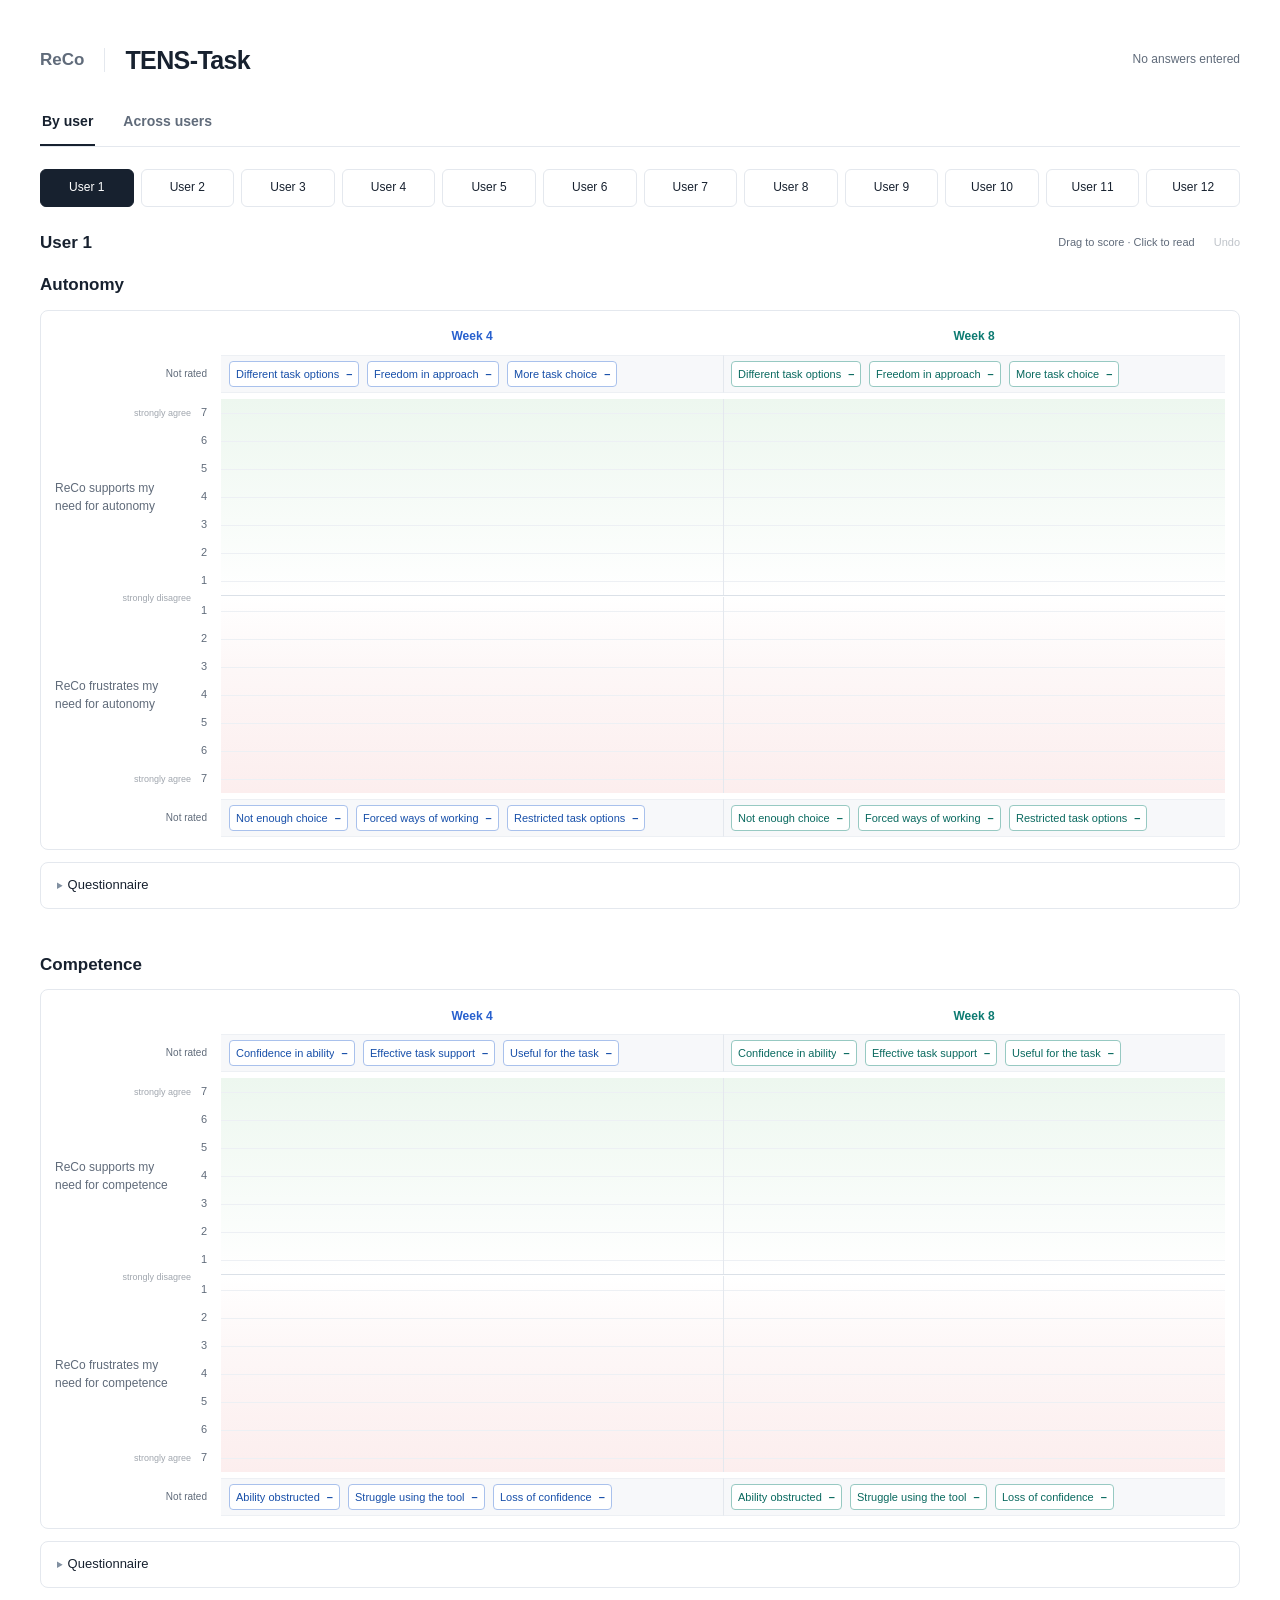
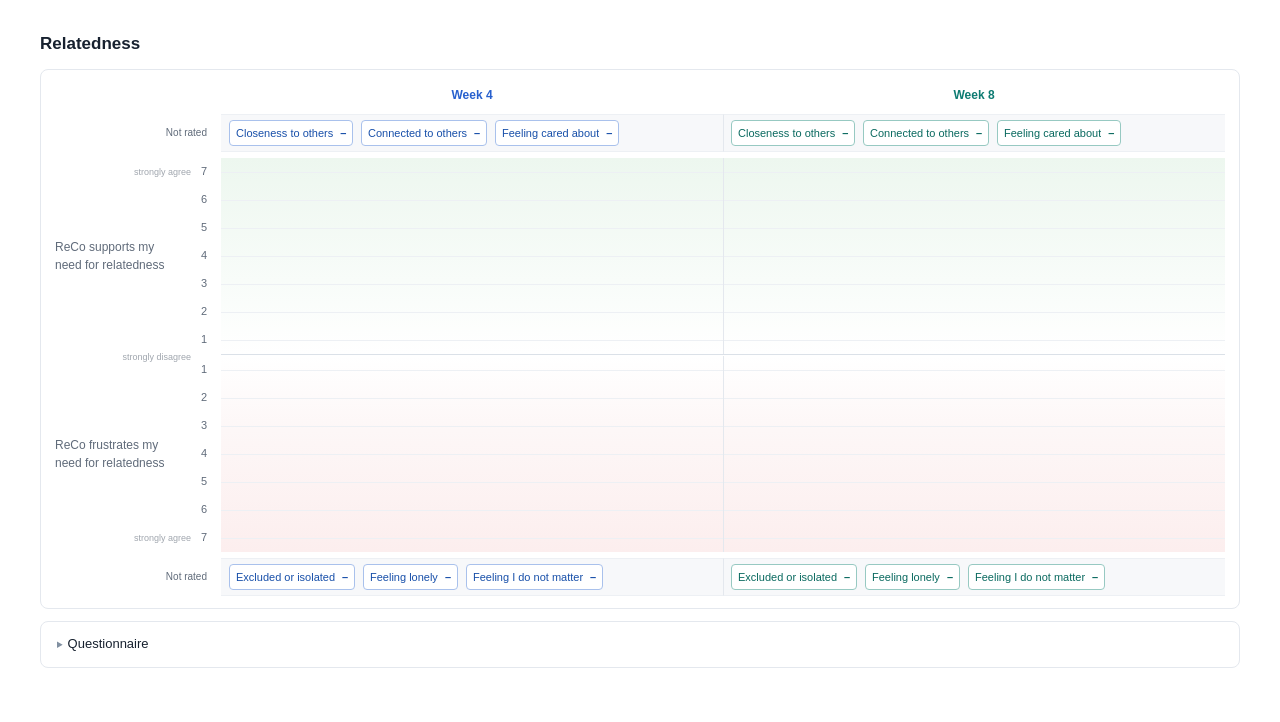
<file: docs/index.html>
<!DOCTYPE html>
<html lang="en-GB"><head>
<script src="site_libs/clipboard/clipboard.min.js"></script>
<script src="site_libs/quarto-html/tabby.min.js"></script>
<script src="site_libs/quarto-html/popper.min.js"></script>
<script src="site_libs/quarto-html/tippy.umd.min.js"></script>
<link href="site_libs/quarto-html/tippy.css" rel="stylesheet">
<link href="site_libs/quarto-html/light-border.css" rel="stylesheet">
<link href="site_libs/quarto-html/quarto-html-640605f58ae58ee79329c070719e555b.min.css" rel="stylesheet" append-hash="true" data-mode="light">
<link href="site_libs/quarto-html/quarto-syntax-highlighting-bf27225e3a48a9273f3daa8f8e829971.css" rel="stylesheet" id="quarto-text-highlighting-styles"><meta charset="utf-8">
<meta name="viewport" content="width=device-width, initial-scale=1">
<meta name="color-scheme" content="light">
<meta name="robots" content="noindex, nofollow">
<title>ReCo | TENS-Task</title>
<link rel="stylesheet" href="assets/outcomes-dashboard.css?v=20261028-public-demo">
<script src="assets/tens-task-items.js?v=20261028-public-demo" defer=""></script>
<script src="assets/outcomes-dashboard.js?v=20261028-public-demo" defer=""></script>
</head>
<body>
<a class="skip-link" href="#outcomes">Skip to dashboard</a>
<main id="dashboard-main"><header id="title-block-header" class="quarto-title-block"></header><section id="outcomes" class="dashboard" aria-labelledby="dashboard-title">
  <header class="dashboard-header">
    <div class="dashboard-brand"><span class="project-name">ReCo</span><h1 id="dashboard-title">TENS-Task</h1></div>
    <span class="data-key">No answers entered</span>
  </header>
  <div class="view-tabs" role="tablist" aria-label="Dashboard view">
    <button id="user-tab" type="button" role="tab" aria-selected="true" aria-controls="user-panel">By user</button>
    <button id="cohort-tab" type="button" role="tab" aria-selected="false" aria-controls="cohort-panel" tabindex="-1">Across users</button>
  </div>
  <div id="user-panel" role="tabpanel" aria-labelledby="user-tab">
    <div id="user-selector" class="user-selector" role="group" aria-label="Select user"></div>
    <div class="chart-toolbar">
      <h2 id="selected-user" aria-live="polite">User 1</h2>
      <div class="chart-key"><span id="score-hint">Drag to score · Click to read</span><button id="restore-previous-responses" type="button" class="reset-labels" hidden="">Restore previous scores</button><button id="undo-response" type="button" class="reset-labels" disabled="">Undo</button></div>
    </div>
    <div id="user-charts" class="need-stack"></div>
  </div>
  <div id="cohort-panel" role="tabpanel" aria-labelledby="cohort-tab" hidden="">
    <div class="cohort-controls">
      <div class="measure-control"><label for="subscale-select">Measure</label><select id="subscale-select"></select></div>
      <div class="chart-key"><span>Mean score · 1–7</span><span class="week-key"><i class="marker week-four" aria-hidden="true"></i>Week 4</span><span class="week-key"><i class="marker week-eight" aria-hidden="true"></i>Week 8</span></div>
    </div>
    <div class="cohort-plot"><div id="cohort-chart"></div></div>
    <div id="cohort-score-table" class="score-table-wrap"></div>
  </div>
  <noscript>Enable JavaScript to use the dashboard.</noscript>
</section>
</main>
<script id="quarto-html-after-body" type="application/javascript">
  window.document.addEventListener("DOMContentLoaded", function (event) {
    const tabsets =  window.document.querySelectorAll(".panel-tabset-tabby")
    tabsets.forEach(function(tabset) {
      const tabby = new Tabby('#' + tabset.id);
    });
    const isCodeAnnotation = (el) => {
      for (const clz of el.classList) {
        if (clz.startsWith('code-annotation-')) {                     
          return true;
        }
      }
      return false;
    }
    const onCopySuccess = function(e) {
      // button target
      const button = e.trigger;
      // don't keep focus
      button.blur();
      // flash "checked"
      button.classList.add('code-copy-button-checked');
      var currentTitle = button.getAttribute("title");
      button.setAttribute("title", "Copied!");
      let tooltip;
      if (window.bootstrap) {
        button.setAttribute("data-bs-toggle", "tooltip");
        button.setAttribute("data-bs-placement", "left");
        button.setAttribute("data-bs-title", "Copied!");
        tooltip = new bootstrap.Tooltip(button, 
          { trigger: "manual", 
            customClass: "code-copy-button-tooltip",
            offset: [0, -8]});
        tooltip.show();    
      }
      setTimeout(function() {
        if (tooltip) {
          tooltip.hide();
          button.removeAttribute("data-bs-title");
          button.removeAttribute("data-bs-toggle");
          button.removeAttribute("data-bs-placement");
        }
        button.setAttribute("title", currentTitle);
        button.classList.remove('code-copy-button-checked');
      }, 1000);
      // clear code selection
      e.clearSelection();
    }
    const getTextToCopy = function(trigger) {
      const outerScaffold = trigger.parentElement.cloneNode(true);
      const codeEl = outerScaffold.querySelector('code');
      for (const childEl of codeEl.children) {
        if (isCodeAnnotation(childEl)) {
          childEl.remove();
        }
      }
      return codeEl.innerText;
    }
    const clipboard = new window.ClipboardJS('.code-copy-button:not([data-in-quarto-modal])', {
      text: getTextToCopy
    });
    clipboard.on('success', onCopySuccess);
    if (window.document.getElementById('quarto-embedded-source-code-modal')) {
      const clipboardModal = new window.ClipboardJS('.code-copy-button[data-in-quarto-modal]', {
        text: getTextToCopy,
        container: window.document.getElementById('quarto-embedded-source-code-modal')
      });
      clipboardModal.on('success', onCopySuccess);
    }
      var localhostRegex = new RegExp(/^(?:http|https):\/\/localhost\:?[0-9]*\//);
      var mailtoRegex = new RegExp(/^mailto:/);
        var filterRegex = new RegExp('/' + window.location.host + '/');
      var isInternal = (href) => {
          return filterRegex.test(href) || localhostRegex.test(href) || mailtoRegex.test(href);
      }
      // Inspect non-navigation links and adorn them if external
     var links = window.document.querySelectorAll('a[href]:not(.nav-link):not(.navbar-brand):not(.toc-action):not(.sidebar-link):not(.sidebar-item-toggle):not(.pagination-link):not(.no-external):not([aria-hidden]):not(.dropdown-item):not(.quarto-navigation-tool):not(.about-link)');
      for (var i=0; i<links.length; i++) {
        const link = links[i];
        if (!isInternal(link.href)) {
          // undo the damage that might have been done by quarto-nav.js in the case of
          // links that we want to consider external
          if (link.dataset.originalHref !== undefined) {
            link.href = link.dataset.originalHref;
          }
        }
      }
    function tippyHover(el, contentFn, onTriggerFn, onUntriggerFn) {
      const config = {
        allowHTML: true,
        maxWidth: 500,
        delay: 100,
        arrow: false,
        appendTo: function(el) {
            return el.parentElement;
        },
        interactive: true,
        interactiveBorder: 10,
        theme: 'light-border',
        placement: 'bottom-start',
      };
      if (contentFn) {
        config.content = contentFn;
      }
      if (onTriggerFn) {
        config.onTrigger = onTriggerFn;
      }
      if (onUntriggerFn) {
        config.onUntrigger = onUntriggerFn;
      }
      window.tippy(el, config); 
    }
    const noterefs = window.document.querySelectorAll('a[role="doc-noteref"]');
    for (var i=0; i<noterefs.length; i++) {
      const ref = noterefs[i];
      tippyHover(ref, function() {
        // use id or data attribute instead here
        let href = ref.getAttribute('data-footnote-href') || ref.getAttribute('href');
        try { href = new URL(href).hash; } catch {}
        const id = href.replace(/^#\/?/, "");
        const note = window.document.getElementById(id);
        if (note) {
          return note.innerHTML;
        } else {
          return "";
        }
      });
    }
    const xrefs = window.document.querySelectorAll('a.quarto-xref');
    const processXRef = (id, note) => {
      // Strip column container classes
      const stripColumnClz = (el) => {
        el.classList.remove("page-full", "page-columns");
        if (el.children) {
          for (const child of el.children) {
            stripColumnClz(child);
          }
        }
      }
      stripColumnClz(note)
      if (id === null || id.startsWith('sec-')) {
        // Special case sections, only their first couple elements
        const container = document.createElement("div");
        if (note.children && note.children.length > 2) {
          container.appendChild(note.children[0].cloneNode(true));
          for (let i = 1; i < note.children.length; i++) {
            const child = note.children[i];
            if (child.tagName === "P" && child.innerText === "") {
              continue;
            } else {
              container.appendChild(child.cloneNode(true));
              break;
            }
          }
          if (window.Quarto?.typesetMath) {
            window.Quarto.typesetMath(container);
          }
          return container.innerHTML
        } else {
          if (window.Quarto?.typesetMath) {
            window.Quarto.typesetMath(note);
          }
          return note.innerHTML;
        }
      } else {
        // Remove any anchor links if they are present
        const anchorLink = note.querySelector('a.anchorjs-link');
        if (anchorLink) {
          anchorLink.remove();
        }
        if (window.Quarto?.typesetMath) {
          window.Quarto.typesetMath(note);
        }
        if (note.classList.contains("callout")) {
          return note.outerHTML;
        } else {
          return note.innerHTML;
        }
      }
    }
    for (var i=0; i<xrefs.length; i++) {
      const xref = xrefs[i];
      tippyHover(xref, undefined, function(instance) {
        instance.disable();
        let url = xref.getAttribute('href');
        let hash = undefined; 
        if (url.startsWith('#')) {
          hash = url;
        } else {
          try { hash = new URL(url).hash; } catch {}
        }
        if (hash) {
          const id = hash.replace(/^#\/?/, "");
          const note = window.document.getElementById(id);
          if (note !== null) {
            try {
              const html = processXRef(id, note.cloneNode(true));
              instance.setContent(html);
            } finally {
              instance.enable();
              instance.show();
            }
          } else {
            // See if we can fetch this
            fetch(url.split('#')[0])
            .then(res => res.text())
            .then(html => {
              const parser = new DOMParser();
              const htmlDoc = parser.parseFromString(html, "text/html");
              const note = htmlDoc.getElementById(id);
              if (note !== null) {
                const html = processXRef(id, note);
                instance.setContent(html);
              } 
            }).finally(() => {
              instance.enable();
              instance.show();
            });
          }
        } else {
          // See if we can fetch a full url (with no hash to target)
          // This is a special case and we should probably do some content thinning / targeting
          fetch(url)
          .then(res => res.text())
          .then(html => {
            const parser = new DOMParser();
            const htmlDoc = parser.parseFromString(html, "text/html");
            const note = htmlDoc.querySelector('main.content');
            if (note !== null) {
              // This should only happen for chapter cross references
              // (since there is no id in the URL)
              // remove the first header
              if (note.children.length > 0 && note.children[0].tagName === "HEADER") {
                note.children[0].remove();
              }
              const html = processXRef(null, note);
              instance.setContent(html);
            } 
          }).finally(() => {
            instance.enable();
            instance.show();
          });
        }
      }, function(instance) {
      });
    }
        let selectedAnnoteEl;
        const selectorForAnnotation = ( cell, annotation) => {
          let cellAttr = 'data-code-cell="' + cell + '"';
          let lineAttr = 'data-code-annotation="' +  annotation + '"';
          const selector = 'span[' + cellAttr + '][' + lineAttr + ']';
          return selector;
        }
        const selectCodeLines = (annoteEl) => {
          const doc = window.document;
          const targetCell = annoteEl.getAttribute("data-target-cell");
          const targetAnnotation = annoteEl.getAttribute("data-target-annotation");
          const annoteSpan = window.document.querySelector(selectorForAnnotation(targetCell, targetAnnotation));
          const lines = annoteSpan.getAttribute("data-code-lines").split(",");
          const lineIds = lines.map((line) => {
            return targetCell + "-" + line;
          })
          let top = null;
          let height = null;
          let parent = null;
          if (lineIds.length > 0) {
              //compute the position of the single el (top and bottom and make a div)
              const el = window.document.getElementById(lineIds[0]);
              top = el.offsetTop;
              height = el.offsetHeight;
              parent = el.parentElement.parentElement;
            if (lineIds.length > 1) {
              const lastEl = window.document.getElementById(lineIds[lineIds.length - 1]);
              const bottom = lastEl.offsetTop + lastEl.offsetHeight;
              height = bottom - top;
            }
            if (top !== null && height !== null && parent !== null) {
              // cook up a div (if necessary) and position it 
              let div = window.document.getElementById("code-annotation-line-highlight");
              if (div === null) {
                div = window.document.createElement("div");
                div.setAttribute("id", "code-annotation-line-highlight");
                div.style.position = 'absolute';
                parent.appendChild(div);
              }
              div.style.top = top - 2 + "px";
              div.style.height = height + 4 + "px";
              div.style.left = 0;
              let gutterDiv = window.document.getElementById("code-annotation-line-highlight-gutter");
              if (gutterDiv === null) {
                gutterDiv = window.document.createElement("div");
                gutterDiv.setAttribute("id", "code-annotation-line-highlight-gutter");
                gutterDiv.style.position = 'absolute';
                const codeCell = window.document.getElementById(targetCell);
                const gutter = codeCell.querySelector('.code-annotation-gutter');
                gutter.appendChild(gutterDiv);
              }
              gutterDiv.style.top = top - 2 + "px";
              gutterDiv.style.height = height + 4 + "px";
            }
            selectedAnnoteEl = annoteEl;
          }
        };
        const unselectCodeLines = () => {
          const elementsIds = ["code-annotation-line-highlight", "code-annotation-line-highlight-gutter"];
          elementsIds.forEach((elId) => {
            const div = window.document.getElementById(elId);
            if (div) {
              div.remove();
            }
          });
          selectedAnnoteEl = undefined;
        };
          // Handle positioning of the toggle
      window.addEventListener(
        "resize",
        throttle(() => {
          elRect = undefined;
          if (selectedAnnoteEl) {
            selectCodeLines(selectedAnnoteEl);
          }
        }, 10)
      );
      function throttle(fn, ms) {
      let throttle = false;
      let timer;
        return (...args) => {
          if(!throttle) { // first call gets through
              fn.apply(this, args);
              throttle = true;
          } else { // all the others get throttled
              if(timer) clearTimeout(timer); // cancel #2
              timer = setTimeout(() => {
                fn.apply(this, args);
                timer = throttle = false;
              }, ms);
          }
        };
      }
        // Attach click handler to the DT
        const annoteDls = window.document.querySelectorAll('dt[data-target-cell]');
        for (const annoteDlNode of annoteDls) {
          annoteDlNode.addEventListener('click', (event) => {
            const clickedEl = event.target;
            if (clickedEl !== selectedAnnoteEl) {
              unselectCodeLines();
              const activeEl = window.document.querySelector('dt[data-target-cell].code-annotation-active');
              if (activeEl) {
                activeEl.classList.remove('code-annotation-active');
              }
              selectCodeLines(clickedEl);
              clickedEl.classList.add('code-annotation-active');
            } else {
              // Unselect the line
              unselectCodeLines();
              clickedEl.classList.remove('code-annotation-active');
            }
          });
        }
    const findCites = (el) => {
      const parentEl = el.parentElement;
      if (parentEl) {
        const cites = parentEl.dataset.cites;
        if (cites) {
          return {
            el,
            cites: cites.split(' ')
          };
        } else {
          return findCites(el.parentElement)
        }
      } else {
        return undefined;
      }
    };
    var bibliorefs = window.document.querySelectorAll('a[role="doc-biblioref"]');
    for (var i=0; i<bibliorefs.length; i++) {
      const ref = bibliorefs[i];
      const citeInfo = findCites(ref);
      if (citeInfo) {
        tippyHover(citeInfo.el, function() {
          var popup = window.document.createElement('div');
          citeInfo.cites.forEach(function(cite) {
            var citeDiv = window.document.createElement('div');
            citeDiv.classList.add('hanging-indent');
            citeDiv.classList.add('csl-entry');
            var biblioDiv = window.document.getElementById('ref-' + cite);
            if (biblioDiv) {
              citeDiv.innerHTML = biblioDiv.innerHTML;
            }
            popup.appendChild(citeDiv);
          });
          return popup.innerHTML;
        });
      }
    }
  });
  </script>


</body></html>
</file>
<file: docs/site_libs/quarto-html/tippy.css>
.tippy-box[data-animation=fade][data-state=hidden]{opacity:0}[data-tippy-root]{max-width:calc(100vw - 10px)}.tippy-box{position:relative;background-color:#333;color:#fff;border-radius:4px;font-size:14px;line-height:1.4;white-space:normal;outline:0;transition-property:transform,visibility,opacity}.tippy-box[data-placement^=top]>.tippy-arrow{bottom:0}.tippy-box[data-placement^=top]>.tippy-arrow:before{bottom:-7px;left:0;border-width:8px 8px 0;border-top-color:initial;transform-origin:center top}.tippy-box[data-placement^=bottom]>.tippy-arrow{top:0}.tippy-box[data-placement^=bottom]>.tippy-arrow:before{top:-7px;left:0;border-width:0 8px 8px;border-bottom-color:initial;transform-origin:center bottom}.tippy-box[data-placement^=left]>.tippy-arrow{right:0}.tippy-box[data-placement^=left]>.tippy-arrow:before{border-width:8px 0 8px 8px;border-left-color:initial;right:-7px;transform-origin:center left}.tippy-box[data-placement^=right]>.tippy-arrow{left:0}.tippy-box[data-placement^=right]>.tippy-arrow:before{left:-7px;border-width:8px 8px 8px 0;border-right-color:initial;transform-origin:center right}.tippy-box[data-inertia][data-state=visible]{transition-timing-function:cubic-bezier(.54,1.5,.38,1.11)}.tippy-arrow{width:16px;height:16px;color:#333}.tippy-arrow:before{content:"";position:absolute;border-color:transparent;border-style:solid}.tippy-content{position:relative;padding:5px 9px;z-index:1}
</file>
<file: docs/site_libs/quarto-html/light-border.css>
.tippy-box[data-theme~=light-border]{background-color:#fff;background-clip:padding-box;border:1px solid rgba(0,8,16,.15);color:#333;box-shadow:0 4px 14px -2px rgba(0,8,16,.08)}.tippy-box[data-theme~=light-border]>.tippy-backdrop{background-color:#fff}.tippy-box[data-theme~=light-border]>.tippy-arrow:after,.tippy-box[data-theme~=light-border]>.tippy-svg-arrow:after{content:"";position:absolute;z-index:-1}.tippy-box[data-theme~=light-border]>.tippy-arrow:after{border-color:transparent;border-style:solid}.tippy-box[data-theme~=light-border][data-placement^=top]>.tippy-arrow:before{border-top-color:#fff}.tippy-box[data-theme~=light-border][data-placement^=top]>.tippy-arrow:after{border-top-color:rgba(0,8,16,.2);border-width:7px 7px 0;top:17px;left:1px}.tippy-box[data-theme~=light-border][data-placement^=top]>.tippy-svg-arrow>svg{top:16px}.tippy-box[data-theme~=light-border][data-placement^=top]>.tippy-svg-arrow:after{top:17px}.tippy-box[data-theme~=light-border][data-placement^=bottom]>.tippy-arrow:before{border-bottom-color:#fff;bottom:16px}.tippy-box[data-theme~=light-border][data-placement^=bottom]>.tippy-arrow:after{border-bottom-color:rgba(0,8,16,.2);border-width:0 7px 7px;bottom:17px;left:1px}.tippy-box[data-theme~=light-border][data-placement^=bottom]>.tippy-svg-arrow>svg{bottom:16px}.tippy-box[data-theme~=light-border][data-placement^=bottom]>.tippy-svg-arrow:after{bottom:17px}.tippy-box[data-theme~=light-border][data-placement^=left]>.tippy-arrow:before{border-left-color:#fff}.tippy-box[data-theme~=light-border][data-placement^=left]>.tippy-arrow:after{border-left-color:rgba(0,8,16,.2);border-width:7px 0 7px 7px;left:17px;top:1px}.tippy-box[data-theme~=light-border][data-placement^=left]>.tippy-svg-arrow>svg{left:11px}.tippy-box[data-theme~=light-border][data-placement^=left]>.tippy-svg-arrow:after{left:12px}.tippy-box[data-theme~=light-border][data-placement^=right]>.tippy-arrow:before{border-right-color:#fff;right:16px}.tippy-box[data-theme~=light-border][data-placement^=right]>.tippy-arrow:after{border-width:7px 7px 7px 0;right:17px;top:1px;border-right-color:rgba(0,8,16,.2)}.tippy-box[data-theme~=light-border][data-placement^=right]>.tippy-svg-arrow>svg{right:11px}.tippy-box[data-theme~=light-border][data-placement^=right]>.tippy-svg-arrow:after{right:12px}.tippy-box[data-theme~=light-border]>.tippy-svg-arrow{fill:#fff}.tippy-box[data-theme~=light-border]>.tippy-svg-arrow:after{background-image:url([data-uri]);background-size:16px 6px;width:16px;height:6px}
</file>
<file: docs/site_libs/quarto-html/quarto-syntax-highlighting-bf27225e3a48a9273f3daa8f8e829971.css>
/* quarto syntax highlight colors */
:root {
  --quarto-hl-ot-color: #003B4F;
  --quarto-hl-at-color: #657422;
  --quarto-hl-ss-color: #20794D;
  --quarto-hl-an-color: #5E5E5E;
  --quarto-hl-fu-color: #4758AB;
  --quarto-hl-st-color: #20794D;
  --quarto-hl-cf-color: #003B4F;
  --quarto-hl-op-color: #5E5E5E;
  --quarto-hl-er-color: #AD0000;
  --quarto-hl-bn-color: #AD0000;
  --quarto-hl-al-color: #AD0000;
  --quarto-hl-va-color: #111111;
  --quarto-hl-bu-color: inherit;
  --quarto-hl-ex-color: inherit;
  --quarto-hl-pp-color: #AD0000;
  --quarto-hl-in-color: #5E5E5E;
  --quarto-hl-vs-color: #20794D;
  --quarto-hl-wa-color: #5E5E5E;
  --quarto-hl-do-color: #5E5E5E;
  --quarto-hl-im-color: #00769E;
  --quarto-hl-ch-color: #20794D;
  --quarto-hl-dt-color: #AD0000;
  --quarto-hl-fl-color: #AD0000;
  --quarto-hl-co-color: #5E5E5E;
  --quarto-hl-cv-color: #5E5E5E;
  --quarto-hl-cn-color: #8f5902;
  --quarto-hl-sc-color: #5E5E5E;
  --quarto-hl-dv-color: #AD0000;
  --quarto-hl-kw-color: #003B4F;
}

/* other quarto variables */
:root {
  --quarto-font-monospace: SFMono-Regular, Menlo, Monaco, Consolas, "Liberation Mono", "Courier New", monospace;
}

/* syntax highlight based on Pandoc's rules */
pre > code.sourceCode > span {
  color: #003B4F;
}

code.sourceCode > span {
  color: #003B4F;
}

div.sourceCode,
div.sourceCode pre.sourceCode {
  color: #003B4F;
}

/* Normal */
code span {
  color: #003B4F;
}

/* Alert */
code span.al {
  color: #AD0000;
  font-style: inherit;
}

/* Annotation */
code span.an {
  color: #5E5E5E;
  font-style: inherit;
}

/* Attribute */
code span.at {
  color: #657422;
  font-style: inherit;
}

/* BaseN */
code span.bn {
  color: #AD0000;
  font-style: inherit;
}

/* BuiltIn */
code span.bu {
  font-style: inherit;
}

/* ControlFlow */
code span.cf {
  color: #003B4F;
  font-weight: bold;
  font-style: inherit;
}

/* Char */
code span.ch {
  color: #20794D;
  font-style: inherit;
}

/* Constant */
code span.cn {
  color: #8f5902;
  font-style: inherit;
}

/* Comment */
code span.co {
  color: #5E5E5E;
  font-style: inherit;
}

/* CommentVar */
code span.cv {
  color: #5E5E5E;
  font-style: italic;
}

/* Documentation */
code span.do {
  color: #5E5E5E;
  font-style: italic;
}

/* DataType */
code span.dt {
  color: #AD0000;
  font-style: inherit;
}

/* DecVal */
code span.dv {
  color: #AD0000;
  font-style: inherit;
}

/* Error */
code span.er {
  color: #AD0000;
  font-style: inherit;
}

/* Extension */
code span.ex {
  font-style: inherit;
}

/* Float */
code span.fl {
  color: #AD0000;
  font-style: inherit;
}

/* Function */
code span.fu {
  color: #4758AB;
  font-style: inherit;
}

/* Import */
code span.im {
  color: #00769E;
  font-style: inherit;
}

/* Information */
code span.in {
  color: #5E5E5E;
  font-style: inherit;
}

/* Keyword */
code span.kw {
  color: #003B4F;
  font-weight: bold;
  font-style: inherit;
}

/* Operator */
code span.op {
  color: #5E5E5E;
  font-style: inherit;
}

/* Other */
code span.ot {
  color: #003B4F;
  font-style: inherit;
}

/* Preprocessor */
code span.pp {
  color: #AD0000;
  font-style: inherit;
}

/* SpecialChar */
code span.sc {
  color: #5E5E5E;
  font-style: inherit;
}

/* SpecialString */
code span.ss {
  color: #20794D;
  font-style: inherit;
}

/* String */
code span.st {
  color: #20794D;
  font-style: inherit;
}

/* Variable */
code span.va {
  color: #111111;
  font-style: inherit;
}

/* VerbatimString */
code span.vs {
  color: #20794D;
  font-style: inherit;
}

/* Warning */
code span.wa {
  color: #5E5E5E;
  font-style: italic;
}

.prevent-inlining {
  content: "</";
}

/*# sourceMappingURL=8be38f48d34c45af72792cbd699585e7.css.map */
</file>
<file: docs/assets/outcomes-dashboard.css>
:root{color-scheme:light;--ink:#17212f;--muted:#606b7a;--line:#e4e8ee;--blue:#2760ce;--teal:#0d7b72}
*{box-sizing:border-box}
body{margin:0;background:#fff;color:var(--ink);font-family:-apple-system,BlinkMacSystemFont,"Segoe UI",sans-serif;font-size:14px;line-height:1.45;-webkit-font-smoothing:antialiased}
button,select{font:inherit;color:inherit}
button{cursor:pointer}
button:focus-visible,select:focus-visible,a:focus-visible{outline:3px solid #9ebdf1;outline-offset:3px}
[hidden]{display:none!important}
h1,h2,h3,p{margin:0}
.dashboard{width:min(1440px,100%);margin:auto;padding:30px 40px 40px}
.dashboard-header{display:flex;align-items:center;justify-content:space-between;gap:20px;margin-bottom:25px}
.dashboard-brand{display:flex;align-items:center;gap:20px}
.project-name{font-size:17px;font-weight:650;border-right:1px solid var(--line);padding-right:20px;color:var(--muted)}
h1{font-size:25px;line-height:1.2;letter-spacing:-.6px;font-weight:650}
.data-key{font-size:12px;color:var(--muted);white-space:nowrap}
.view-tabs{display:flex;border-bottom:1px solid var(--line);gap:26px;margin-bottom:22px}
.view-tabs button{border:0;border-bottom:2px solid transparent;background:transparent;padding:11px 2px 13px;font-size:14px;font-weight:600;color:var(--muted)}
.view-tabs button[aria-selected=true]{color:var(--ink);border-bottom-color:var(--ink)}
.user-selector{display:grid;grid-template-columns:repeat(12,minmax(0,1fr));gap:7px;margin-bottom:24px}
.user-selector button{padding:9px 3px;border:1px solid var(--line);border-radius:6px;background:white;font-size:12px;white-space:nowrap}
.user-selector button:hover{background:#f5f7fa}
.user-selector button[aria-pressed=true]{border-color:var(--ink);background:var(--ink);color:#fff}
.chart-toolbar{display:flex;justify-content:space-between;align-items:center;gap:12px;margin-bottom:18px}
.chart-toolbar h2{font-size:17px;font-weight:600}
.chart-key{display:flex;gap:19px;align-items:center;font-size:11px;color:var(--muted);flex-wrap:wrap}
.week-key{display:inline-flex;align-items:center;gap:6px;white-space:nowrap}
.marker{display:inline-block;width:8px;height:8px;flex-shrink:0}
.week-four{border-radius:50%;background:var(--blue)}
.week-eight{background:var(--teal)}
.need-grid{display:grid;grid-template-columns:repeat(3,minmax(0,1fr));gap:18px}
.need-column{min-width:0}
.need-column>h2{font-size:14px;font-weight:600;margin:0 0 10px 2px}
.metric-card{border:1px solid var(--line);border-radius:9px;padding:14px 17px 7px;margin-bottom:14px;min-width:0}
.metric-card header{display:flex;align-items:center;justify-content:space-between;margin-bottom:5px;gap:12px}
.metric-card h3{font-size:13px;font-weight:550}
.metric-values{display:flex;gap:12px;line-height:1}
.metric-value{font-variant-numeric:tabular-nums;font-size:17px;color:var(--blue);min-width:16px;text-align:center}
.metric-value:last-child{color:var(--teal)}
.metric-chart{display:block;width:100%;height:148px;overflow:visible}
.plot-grid{stroke:#edf0f4;stroke-width:1;vector-effect:non-scaling-stroke}
.plot-axis{stroke:#dbe1e8;stroke-width:1;vector-effect:non-scaling-stroke}
.plot-label{font-family:inherit;fill:var(--muted);font-size:11px}
.plot-line{stroke:#a7b3c2;stroke-width:1.5;fill:none;vector-effect:non-scaling-stroke}
.cohort-controls{display:flex;justify-content:space-between;align-items:flex-end;gap:20px;margin:25px 0 24px}
.measure-control label{display:block;font-size:12px;color:var(--muted);margin-bottom:6px}
.measure-control select{font-size:14px;padding:10px 35px 10px 12px;border:1px solid #ccd3dd;border-radius:6px;background:#fff;min-width:260px}
.cohort-plot{border:1px solid var(--line);border-radius:9px;padding:24px 16px 10px;overflow-x:auto}
.cohort-chart{display:block;width:100%;height:330px;min-width:720px}
.score-table-wrap{overflow-x:auto;margin-top:18px}
.score-table{border-collapse:collapse;width:100%;min-width:720px;font-size:12px;text-align:center;font-variant-numeric:tabular-nums}
.score-table th,.score-table td{padding:12px 7px;border-bottom:1px solid var(--line);white-space:nowrap}
.score-table thead th{font-weight:500;color:var(--muted)}
.score-table th:first-child{text-align:left;padding-left:0;min-width:94px}
.score-table tbody th{font-weight:500}
.score-table tbody td{color:var(--muted)}
.score-table tbody tr:first-child th{color:var(--blue)}
.score-table tbody tr:last-child th{color:var(--teal)}
.sr-only{position:absolute;width:1px;height:1px;padding:0;overflow:hidden;clip:rect(0,0,0,0);white-space:nowrap;border:0}
.skip-link{position:fixed;top:-100px;left:20px;background:#fff;padding:10px;z-index:20;color:var(--ink)}
.skip-link:focus{top:10px}
@media(max-width:900px){.dashboard{padding:24px}.user-selector{grid-template-columns:repeat(6,minmax(0,1fr))}.need-grid{gap:12px}.metric-card{padding:12px 10px 6px}.chart-key{gap:13px}.cohort-controls{align-items:flex-start;flex-direction:column}}
@media(max-width:640px){.dashboard{padding:20px 16px}.dashboard-brand{gap:12px}.project-name{padding-right:12px;font-size:15px}h1{font-size:22px}.need-grid{grid-template-columns:1fr}.need-column{display:grid;grid-template-columns:repeat(2,minmax(0,1fr));gap:10px}.need-column>h2{grid-column:1/-1;margin:4px 0 0}.metric-card{margin-bottom:7px}.metric-card header{align-items:flex-start;flex-direction:column;gap:8px}.metric-chart{height:140px}.chart-toolbar{align-items:flex-start;flex-direction:column}.user-selector{gap:6px;margin-bottom:20px}.user-selector button{font-size:11px}.chart-key{font-size:10px;gap:13px}}
@media print{.view-tabs,.user-selector{display:none}.dashboard{padding:0}.metric-card{break-inside:avoid}.cohort-plot{overflow:visible}}

/* Individual statements, with two independent mirrored 1–7 scales. */
.need-stack{display:flex;flex-direction:column;gap:30px}
.need-detail{min-width:0}
.need-detail>h2{font-size:17px;font-weight:600;margin:0 0 12px}
.mirror-scroll{border:1px solid var(--line);border-radius:8px;overflow-x:auto}
.mirror-plot{--axis-gutter:180px;position:relative;min-width:1120px;padding:12px 14px 12px 0}
.mirror-half{position:relative;background-position:var(--axis-gutter) 0;background-size:calc(100% - var(--axis-gutter)) 100%;background-repeat:no-repeat}
.support-half{background-image:linear-gradient(to bottom,#edf7ef 0%,#f8fcf9 62%,#fff 100%)}
.frustration-half{background-image:linear-gradient(to bottom,#fff 0%,#fdf7f7 38%,#fceeee 100%)}
.half-name{position:absolute;left:14px;top:50%;width:126px;transform:translateY(-50%);font-size:12px;line-height:1.5;color:var(--muted);font-weight:500;text-wrap:balance}
.rating-row,.week-axis{display:grid;grid-template-columns:var(--axis-gutter) minmax(0,1fr) minmax(0,1fr)}
.rating-row{position:relative;height:28px}
.rating-tick{display:flex;align-items:center;justify-content:flex-end;padding-right:14px;font-size:11px;color:var(--muted);font-variant-numeric:tabular-nums}
.rating-cell{position:relative;display:grid;grid-template-columns:repeat(3,minmax(0,1fr));gap:6px;align-items:center;padding:0 10px;min-width:0}
.rating-cell::before{content:"";position:absolute;left:0;right:0;top:50%;border-top:1px solid #edf0f4;z-index:0}
.rating-cell+.rating-cell{border-left:1px solid var(--line)}
.week-axis{height:28px;align-items:center;margin:0 0 4px;background:#fff;font-size:12px;font-weight:600}
.week-label{text-align:center}
.week-label-4{color:var(--blue)}
.week-label-8{color:var(--teal)}
.unrated-row{height:38px;display:grid;grid-template-columns:var(--axis-gutter) minmax(0,1fr) minmax(0,1fr)}
.unrated-row[data-kind="Support"]{margin-bottom:6px}
.unrated-row[data-kind="Frustration"]{margin-top:6px}
.unrated-label{display:flex;align-items:center;justify-content:flex-end;padding-right:14px;font-size:10px;color:var(--muted)}
.unrated-cell{background:#f7f8fa;border-top:1px solid #edf0f4;border-bottom:1px solid #edf0f4}
.unrated-cell+.unrated-cell{border-left:1px solid var(--line)}
.statement-chip{position:relative;z-index:1;display:inline-flex;align-items:center;justify-self:start;width:max-content;max-width:100%;min-width:0;min-height:24px;border:1px solid #d7dfe9;border-radius:4px;background:#fff;padding:2px 7px;color:var(--ink);font-size:11px;text-align:left;white-space:nowrap;overflow:hidden;text-overflow:ellipsis;line-height:18px}
.statement-chip[data-week="4"]{border-color:#a9c1ec;color:#174fa9}
.statement-chip[data-week="8"]{border-color:#97c9c2;color:#09695f}
.statement-chip:hover,.statement-chip.statement-match{background:#f1f5fa;border-color:#6c809c}
.statement-chip small{font-size:10px;float:right;margin-left:6px;color:var(--muted)}
.statement-popover{position:fixed;z-index:100;display:grid;grid-template-columns:minmax(0,1fr) auto;align-items:start;gap:16px;width:360px;max-width:calc(100vw - 20px);background:#fff;border:1px solid #cbd4df;border-radius:8px;box-shadow:0 8px 30px #17212f20;padding:15px 17px;line-height:1.5}
.statement-full{font-size:14px;color:var(--ink)}
@media(max-width:640px){.need-stack{gap:26px}.need-detail>h2{font-size:16px}.statement-chip{font-size:10px}.mirror-scroll{scrollbar-width:thin}}
@media print{.statement-popover{display:none}.need-detail{break-inside:avoid}.mirror-scroll{overflow:visible}.mirror-plot{min-width:0}}

/* Response labels snap to their own scale and assessment week. */
.chip-layer{position:absolute;inset:12px 14px 12px var(--axis-gutter);pointer-events:none}
.draggable-chip{position:absolute;pointer-events:auto;touch-action:none;user-select:none;cursor:grab;border-style:solid;padding:3px 6px;z-index:3}
.draggable-chip:hover,.draggable-chip:focus-visible{z-index:5}
.draggable-chip.is-dragging{cursor:grabbing;z-index:10;box-shadow:0 3px 10px #17212f18;background:#fff}
.reset-labels{border:0;background:transparent;font-size:11px;color:var(--muted);padding:4px 0;text-decoration:underline;text-underline-offset:3px}
.reset-labels:hover{color:var(--ink)}
@media print{.reset-labels{display:none}}

.reset-labels:disabled{opacity:.4;cursor:default;text-decoration:none}

.centre-divider{position:relative;height:2px;margin-left:var(--axis-gutter);border-top:1px solid #dbe1e8}
.disagree-anchor{position:absolute;right:calc(100% + 30px);top:0;transform:translateY(-50%);pointer-events:none}
.disagree-label,.agree-anchor{font-size:9px;font-weight:300;line-height:1.2;white-space:nowrap;color:#a0a6ae}
.agree-anchor{position:absolute;right:calc(100% - var(--axis-gutter) + 30px);top:50%;transform:translateY(-50%);pointer-events:none}

.statement-copy{min-width:0;overflow:hidden;text-overflow:ellipsis}
.statement-number{flex:0 0 auto;width:1ch;font-variant-numeric:tabular-nums;font-weight:650;text-align:right}
.statement-chip .statement-number{margin-left:7px}
.statement-popover .statement-number{font-size:14px;line-height:1.5}

/* Questionnaires share the graph's saved item responses. */
.questionnaire{margin-top:12px;border:1px solid var(--line);border-radius:8px;background:#fff}
.questionnaire>summary{padding:13px 16px;font-size:13px;font-weight:500}
.questionnaire summary{cursor:pointer;color:var(--ink)}
.questionnaire summary::marker{color:#8190a1;font-size:10px}
.questionnaire summary:focus-visible{outline:3px solid #9ebdf1;outline-offset:3px;border-radius:4px}
.questionnaire-week{margin:0 16px;border-top:1px solid var(--line);--questionnaire-color:var(--blue)}
.questionnaire-week[data-week="8"]{--questionnaire-color:var(--teal)}
.questionnaire-week>summary{padding:14px 0;font-size:13px;font-weight:500;color:var(--questionnaire-color)}
.questionnaire-matrix-scroll{overflow-x:auto}
.questionnaire-matrix{min-width:540px;--score-column:224px}
.questionnaire-subscale{padding:10px 12px 4px;margin-bottom:10px;border-radius:6px}
.questionnaire-subscale[data-kind="Support"]{background:#f2f9f4}
.questionnaire-subscale[data-kind="Frustration"]{background:#fdf3f3}
.questionnaire-subscale>h3{font-size:12px;font-weight:600;color:var(--muted);margin:0 0 2px}
.questionnaire-item,.questionnaire-scale-header{display:grid;grid-template-columns:minmax(0,1fr) var(--score-column);align-items:center;gap:20px}
.questionnaire-item{padding:10px 0}
.questionnaire-item+.questionnaire-item{border-top:1px solid #83938a1a}
.questionnaire-statement{font-size:13px;font-weight:400;line-height:1.6}
.questionnaire-scale,.questionnaire-scale-heading{width:var(--score-column)}
.questionnaire-scale-header{padding:0 12px 6px}
.questionnaire-scale-heading{grid-column:2}
.questionnaire-choices,.questionnaire-values{display:grid;grid-template-columns:repeat(7,minmax(0,1fr));align-items:center;justify-items:center}
.questionnaire-values{margin-top:5px;font-size:10px;font-variant-numeric:tabular-nums;color:var(--muted)}
.questionnaire-choice{display:grid;place-items:center;width:28px;height:28px;padding:0;border:0;border-radius:50%;background:transparent}
.questionnaire-choice::before{content:"";display:block;width:14px;height:14px;border:1px solid #a9b5c1;border-radius:50%;background:#fff}
.questionnaire-choice:hover::before{border-color:var(--questionnaire-color)}
.questionnaire-choice[aria-pressed="true"]::before{border-color:var(--questionnaire-color);background:var(--questionnaire-color)}
.questionnaire-anchors{display:flex;justify-content:space-between;gap:12px;font-size:8px;font-weight:300;color:#89929d}
.questionnaire-anchors span:last-child{text-align:right}
@media(max-width:380px){.questionnaire-week{margin:0 12px}}
</file>
<file: docs/site_libs/quarto-html/quarto-html-640605f58ae58ee79329c070719e555b.min.css>
.top-right{position:absolute;top:1em;right:1em}.visually-hidden{border:0;clip:rect(0 0 0 0);height:auto;margin:0;overflow:hidden;padding:0;position:absolute;width:1px;white-space:nowrap}.hidden{display:none !important}.zindex-bottom{z-index:-1 !important}figure.figure{display:block}.quarto-layout-panel{margin-bottom:1em}.quarto-layout-panel>figure{width:100%}.quarto-layout-panel>figure>figcaption,.quarto-layout-panel>.panel-caption{margin-top:10pt}.quarto-layout-panel>.table-caption{margin-top:0px}.table-caption p{margin-bottom:.5em}.quarto-layout-row{display:flex;flex-direction:row;align-items:flex-start}.quarto-layout-valign-top{align-items:flex-start}.quarto-layout-valign-bottom{align-items:flex-end}.quarto-layout-valign-center{align-items:center}.quarto-layout-cell{position:relative;margin-right:20px}.quarto-layout-cell:last-child{margin-right:0}.quarto-layout-cell figure,.quarto-layout-cell>p{margin:.2em}.quarto-layout-cell img{max-width:100%}.quarto-layout-cell .html-widget{width:100% !important}.quarto-layout-cell div figure p{margin:0}.quarto-layout-cell figure{display:block;margin-inline-start:0;margin-inline-end:0}.quarto-layout-cell table{display:inline-table}.quarto-layout-cell-subref figcaption,figure .quarto-layout-row figure figcaption{text-align:center;font-style:italic}.quarto-figure{position:relative;margin-bottom:1em}.quarto-figure>figure{width:100%;margin-bottom:0}.quarto-figure-left>figure>p,.quarto-figure-left>figure>div{text-align:left}.quarto-figure-center>figure>p,.quarto-figure-center>figure>div{text-align:center}.quarto-figure-right>figure>p,.quarto-figure-right>figure>div{text-align:right}.quarto-figure>figure>div.cell-annotation,.quarto-figure>figure>div code{text-align:left}figure>p:empty{display:none}figure>p:first-child{margin-top:0;margin-bottom:0}figure>figcaption.quarto-float-caption-bottom{margin-bottom:.5em}figure>figcaption.quarto-float-caption-top{margin-top:.5em}div[id^=tbl-]{position:relative}.quarto-figure>.anchorjs-link{position:absolute;top:.6em;right:.5em}div[id^=tbl-]>.anchorjs-link{position:absolute;top:.7em;right:.3em}.quarto-figure:hover>.anchorjs-link,div[id^=tbl-]:hover>.anchorjs-link,h2:hover>.anchorjs-link,h3:hover>.anchorjs-link,h4:hover>.anchorjs-link,h5:hover>.anchorjs-link,h6:hover>.anchorjs-link,.reveal-anchorjs-link>.anchorjs-link{opacity:1}#title-block-header{margin-block-end:1rem;position:relative;margin-top:-1px}#title-block-header .abstract{margin-block-start:1rem}#title-block-header .abstract .abstract-title{font-weight:600}#title-block-header a{text-decoration:none}#title-block-header .author,#title-block-header .date,#title-block-header .doi{margin-block-end:.2rem}#title-block-header .quarto-title-block>div{display:flex}#title-block-header .quarto-title-block>div>h1{flex-grow:1}#title-block-header .quarto-title-block>div>button{flex-shrink:0;height:2.25rem;margin-top:0}tr.header>th>p:last-of-type{margin-bottom:0px}table,table.table{margin-top:.5rem;margin-bottom:.5rem}caption,.table-caption{padding-top:.5rem;padding-bottom:.5rem;text-align:center}figure.quarto-float-tbl figcaption.quarto-float-caption-top{margin-top:.5rem;margin-bottom:.25rem;text-align:center}figure.quarto-float-tbl figcaption.quarto-float-caption-bottom{padding-top:.25rem;margin-bottom:.5rem;text-align:center}.utterances{max-width:none;margin-left:-8px}iframe{margin-bottom:1em}details{margin-bottom:1em}details[show]{margin-bottom:0}details>summary{color:rgb(110.5,110.5,110.5)}details>summary>p:only-child{display:inline}div.code-copy-outer-scaffold{position:relative}dd code:not(.sourceCode),p code:not(.sourceCode){white-space:pre-wrap}code{white-space:pre}@media print{code{white-space:pre-wrap}}pre>code{display:block}pre>code.sourceCode{white-space:pre}pre>code.sourceCode>span>a:first-child::before{text-decoration:none}pre.code-overflow-wrap>code.sourceCode{white-space:pre-wrap}pre.code-overflow-scroll>code.sourceCode{white-space:pre}code a:any-link{color:inherit;text-decoration:none}code a:hover{color:inherit;text-decoration:underline}ul.task-list{padding-left:1em}[data-tippy-root]{display:inline-block}.tippy-content .footnote-back{display:none}.footnote-back{margin-left:.2em}.tippy-content{overflow-x:auto}.quarto-embedded-source-code{display:none}.quarto-unresolved-ref{font-weight:600}.quarto-cover-image{max-width:35%;float:right;margin-left:30px}.cell-output-display .widget-subarea{margin-bottom:1em}.cell-output-display:not(.no-overflow-x),.knitsql-table:not(.no-overflow-x){overflow-x:auto}.panel-input{margin-bottom:1em}.panel-input>div,.panel-input>div>div{display:inline-block;vertical-align:top;padding-right:12px}.panel-input>p:last-child{margin-bottom:0}.layout-sidebar{margin-bottom:1em}.layout-sidebar .tab-content{border:none}.tab-content>.page-columns.active{display:grid}div.sourceCode>iframe{width:100%;height:300px;margin-bottom:-0.5em}a{text-underline-offset:3px}.callout pre.sourceCode{padding-left:0}div.ansi-escaped-output{font-family:monospace;display:block}/*!
*
* ansi colors from IPython notebook's
*
* we also add `bright-[color]-` synonyms for the `-[color]-intense` classes since
* that seems to be what ansi_up emits
*
*/.ansi-black-fg{color:#3e424d}.ansi-black-bg{background-color:#3e424d}.ansi-black-intense-black,.ansi-bright-black-fg{color:#282c36}.ansi-black-intense-black,.ansi-bright-black-bg{background-color:#282c36}.ansi-red-fg{color:#e75c58}.ansi-red-bg{background-color:#e75c58}.ansi-red-intense-red,.ansi-bright-red-fg{color:#b22b31}.ansi-red-intense-red,.ansi-bright-red-bg{background-color:#b22b31}.ansi-green-fg{color:#00a250}.ansi-green-bg{background-color:#00a250}.ansi-green-intense-green,.ansi-bright-green-fg{color:#007427}.ansi-green-intense-green,.ansi-bright-green-bg{background-color:#007427}.ansi-yellow-fg{color:#ddb62b}.ansi-yellow-bg{background-color:#ddb62b}.ansi-yellow-intense-yellow,.ansi-bright-yellow-fg{color:#b27d12}.ansi-yellow-intense-yellow,.ansi-bright-yellow-bg{background-color:#b27d12}.ansi-blue-fg{color:#208ffb}.ansi-blue-bg{background-color:#208ffb}.ansi-blue-intense-blue,.ansi-bright-blue-fg{color:#0065ca}.ansi-blue-intense-blue,.ansi-bright-blue-bg{background-color:#0065ca}.ansi-magenta-fg{color:#d160c4}.ansi-magenta-bg{background-color:#d160c4}.ansi-magenta-intense-magenta,.ansi-bright-magenta-fg{color:#a03196}.ansi-magenta-intense-magenta,.ansi-bright-magenta-bg{background-color:#a03196}.ansi-cyan-fg{color:#60c6c8}.ansi-cyan-bg{background-color:#60c6c8}.ansi-cyan-intense-cyan,.ansi-bright-cyan-fg{color:#258f8f}.ansi-cyan-intense-cyan,.ansi-bright-cyan-bg{background-color:#258f8f}.ansi-white-fg{color:#c5c1b4}.ansi-white-bg{background-color:#c5c1b4}.ansi-white-intense-white,.ansi-bright-white-fg{color:#a1a6b2}.ansi-white-intense-white,.ansi-bright-white-bg{background-color:#a1a6b2}.ansi-default-inverse-fg{color:#fff}.ansi-default-inverse-bg{background-color:#000}.ansi-bold{font-weight:bold}.ansi-underline{text-decoration:underline}:root{--quarto-body-bg: #fff;--quarto-body-color: #222;--quarto-text-muted: rgb(110.5, 110.5, 110.5);--quarto-border-color: rgb(110.5, 110.5, 110.5);--quarto-border-width: 1px;--quarto-border-radius: 4px}table.gt_table{color:var(--quarto-body-color);font-size:1em;width:100%;background-color:rgba(0,0,0,0);border-top-width:inherit;border-bottom-width:inherit;border-color:var(--quarto-border-color)}table.gt_table th.gt_column_spanner_outer{color:var(--quarto-body-color);background-color:rgba(0,0,0,0);border-top-width:inherit;border-bottom-width:inherit;border-color:var(--quarto-border-color)}table.gt_table th.gt_col_heading{color:var(--quarto-body-color);font-weight:bold;background-color:rgba(0,0,0,0)}table.gt_table thead.gt_col_headings{border-bottom:1px solid currentColor;border-top-width:inherit;border-top-color:var(--quarto-border-color)}table.gt_table thead.gt_col_headings:not(:first-child){border-top-width:1px;border-top-color:var(--quarto-border-color)}table.gt_table td.gt_row{border-bottom-width:1px;border-bottom-color:var(--quarto-border-color);border-top-width:0px}table.gt_table tbody.gt_table_body{border-top-width:1px;border-bottom-width:1px;border-bottom-color:var(--quarto-border-color);border-top-color:currentColor}div.columns{display:initial;gap:initial}div.column{display:inline-block;overflow-x:initial;vertical-align:top;width:50%}.code-annotation-tip-content{word-wrap:break-word}.code-annotation-container-hidden{display:none !important}dl.code-annotation-container-grid{display:grid;grid-template-columns:min-content auto}dl.code-annotation-container-grid dt{grid-column:1}dl.code-annotation-container-grid dd{grid-column:2}pre.sourceCode.code-annotation-code{padding-right:0}code.sourceCode .code-annotation-anchor{z-index:100;position:relative;float:right;background-color:rgba(0,0,0,0)}input[type=checkbox]{margin-right:.5ch}:root{--mermaid-bg-color: #fff;--mermaid-edge-color: #999;--mermaid-node-fg-color: #222;--mermaid-fg-color: #222;--mermaid-fg-color--lighter: rgb(59.5, 59.5, 59.5);--mermaid-fg-color--lightest: #555555;--mermaid-font-family: sans-serif;--mermaid-label-bg-color: #fff;--mermaid-label-fg-color: #468;--mermaid-node-bg-color: rgba(68, 102, 136, 0.1);--mermaid-node-fg-color: #222}@media print{:root{font-size:11pt}#quarto-sidebar,#TOC,.nav-page{display:none}.page-columns .content{grid-column-start:page-start}.fixed-top{position:relative}.panel-caption,.figure-caption,figcaption{color:#666}}body.quarto-light .dark-content{display:none !important}body.quarto-dark .light-content{display:none !important}.code-copy-button{position:absolute;top:0;right:0;border:0;margin-top:5px;margin-right:5px;background-color:rgba(0,0,0,0);z-index:3}.code-copy-button-tooltip{font-size:.75em}div.code-copy-outer-scaffold:hover>.code-copy-button>.bi::before{display:inline-block;height:1rem;width:1rem;content:"";vertical-align:-0.125em;background-image:url('data:image/svg+xml,<svg xmlns="http://www.w3.org/2000/svg" width="16" height="16" fill="rgb(111, 111, 111)" viewBox="0 0 16 16"><path d="M4 1.5H3a2 2 0 0 0-2 2V14a2 2 0 0 0 2 2h10a2 2 0 0 0 2-2V3.5a2 2 0 0 0-2-2h-1v1h1a1 1 0 0 1 1 1V14a1 1 0 0 1-1 1H3a1 1 0 0 1-1-1V3.5a1 1 0 0 1 1-1h1v-1z"/><path d="M9.5 1a.5.5 0 0 1 .5.5v1a.5.5 0 0 1-.5.5h-3a.5.5 0 0 1-.5-.5v-1a.5.5 0 0 1 .5-.5h3zm-3-1A1.5 1.5 0 0 0 5 1.5v1A1.5 1.5 0 0 0 6.5 4h3A1.5 1.5 0 0 0 11 2.5v-1A1.5 1.5 0 0 0 9.5 0h-3z"/></svg>');background-repeat:no-repeat;background-size:1rem 1rem}div.code-copy-outer-scaffold:hover>.code-copy-button-checked>.bi::before{background-image:url('data:image/svg+xml,<svg xmlns="http://www.w3.org/2000/svg" width="16" height="16" fill="rgb(111, 111, 111)" viewBox="0 0 16 16"><path d="M13.854 3.646a.5.5 0 0 1 0 .708l-7 7a.5.5 0 0 1-.708 0l-3.5-3.5a.5.5 0 1 1 .708-.708L6.5 10.293l6.646-6.647a.5.5 0 0 1 .708 0z"/></svg>')}div.code-copy-outer-scaffold:hover>.code-copy-button:hover>.bi::before{background-image:url('data:image/svg+xml,<svg xmlns="http://www.w3.org/2000/svg" width="16" height="16" fill="rgb(13, 110, 253)" viewBox="0 0 16 16"><path d="M4 1.5H3a2 2 0 0 0-2 2V14a2 2 0 0 0 2 2h10a2 2 0 0 0 2-2V3.5a2 2 0 0 0-2-2h-1v1h1a1 1 0 0 1 1 1V14a1 1 0 0 1-1 1H3a1 1 0 0 1-1-1V3.5a1 1 0 0 1 1-1h1v-1z"/><path d="M9.5 1a.5.5 0 0 1 .5.5v1a.5.5 0 0 1-.5.5h-3a.5.5 0 0 1-.5-.5v-1a.5.5 0 0 1 .5-.5h3zm-3-1A1.5 1.5 0 0 0 5 1.5v1A1.5 1.5 0 0 0 6.5 4h3A1.5 1.5 0 0 0 11 2.5v-1A1.5 1.5 0 0 0 9.5 0h-3z"/></svg>')}div.code-copy-outer-scaffold:hover>.code-copy-button-checked:hover>.bi::before{background-image:url('data:image/svg+xml,<svg xmlns="http://www.w3.org/2000/svg" width="16" height="16" fill="rgb(13, 110, 253)"  viewBox="0 0 16 16"><path d="M13.854 3.646a.5.5 0 0 1 0 .708l-7 7a.5.5 0 0 1-.708 0l-3.5-3.5a.5.5 0 1 1 .708-.708L6.5 10.293l6.646-6.647a.5.5 0 0 1 .708 0z"/></svg>')}.panel-tabset [role=tablist]{border-bottom:1px solid #dee2e6;list-style:none;margin:0;padding:0;width:100%}.panel-tabset [role=tablist] *{-webkit-box-sizing:border-box;box-sizing:border-box}@media(min-width: 30em){.panel-tabset [role=tablist] li{display:inline-block}}.panel-tabset [role=tab]{border:1px solid rgba(0,0,0,0);border-top-color:#dee2e6;display:block;padding:.5em 1em;text-decoration:none}@media(min-width: 30em){.panel-tabset [role=tab]{border-top-color:rgba(0,0,0,0);display:inline-block;margin-bottom:-1px}}.panel-tabset [role=tab][aria-selected=true]{background-color:#dee2e6}@media(min-width: 30em){.panel-tabset [role=tab][aria-selected=true]{background-color:rgba(0,0,0,0);border:1px solid #dee2e6;border-bottom-color:#fff}}@media(min-width: 30em){.panel-tabset [role=tab]:hover:not([aria-selected=true]){border:1px solid #dee2e6}}.img-fluid{max-width:100%;height:auto}:root{--quarto-scss-export-body-bg: #fff;--quarto-scss-export-body-color: #222;--quarto-scss-export-text-muted: rgb(110.5, 110.5, 110.5);--quarto-scss-export-border-color: rgb(110.5, 110.5, 110.5);--quarto-scss-export-table-border-color: rgb(110.5, 110.5, 110.5);--quarto-scss-export-btn-code-copy-color: rgb(110.5, 110.5, 110.5);--quarto-scss-export-btn-code-copy-color-active: #0d6efd;--quarto-scss-export-primary: #468;--quarto-scss-export-secondary: #999;--quarto-scss-export-mermaid-bg-color: #fff;--quarto-scss-export-mermaid-edge-color: #999;--quarto-scss-export-mermaid-node-fg-color: #222;--quarto-scss-export-mermaid-fg-color: #222;--quarto-scss-export-mermaid-fg-color--lighter: rgb(59.5, 59.5, 59.5);--quarto-scss-export-mermaid-fg-color--lightest: #555555;--quarto-scss-export-mermaid-label-bg-color: #fff;--quarto-scss-export-mermaid-label-fg-color: #468;--quarto-scss-export-mermaid-node-bg-color: rgba(68, 102, 136, 0.1);--quarto-scss-export-tabset-border-color: rgb(222, 226, 230)}
</file>
